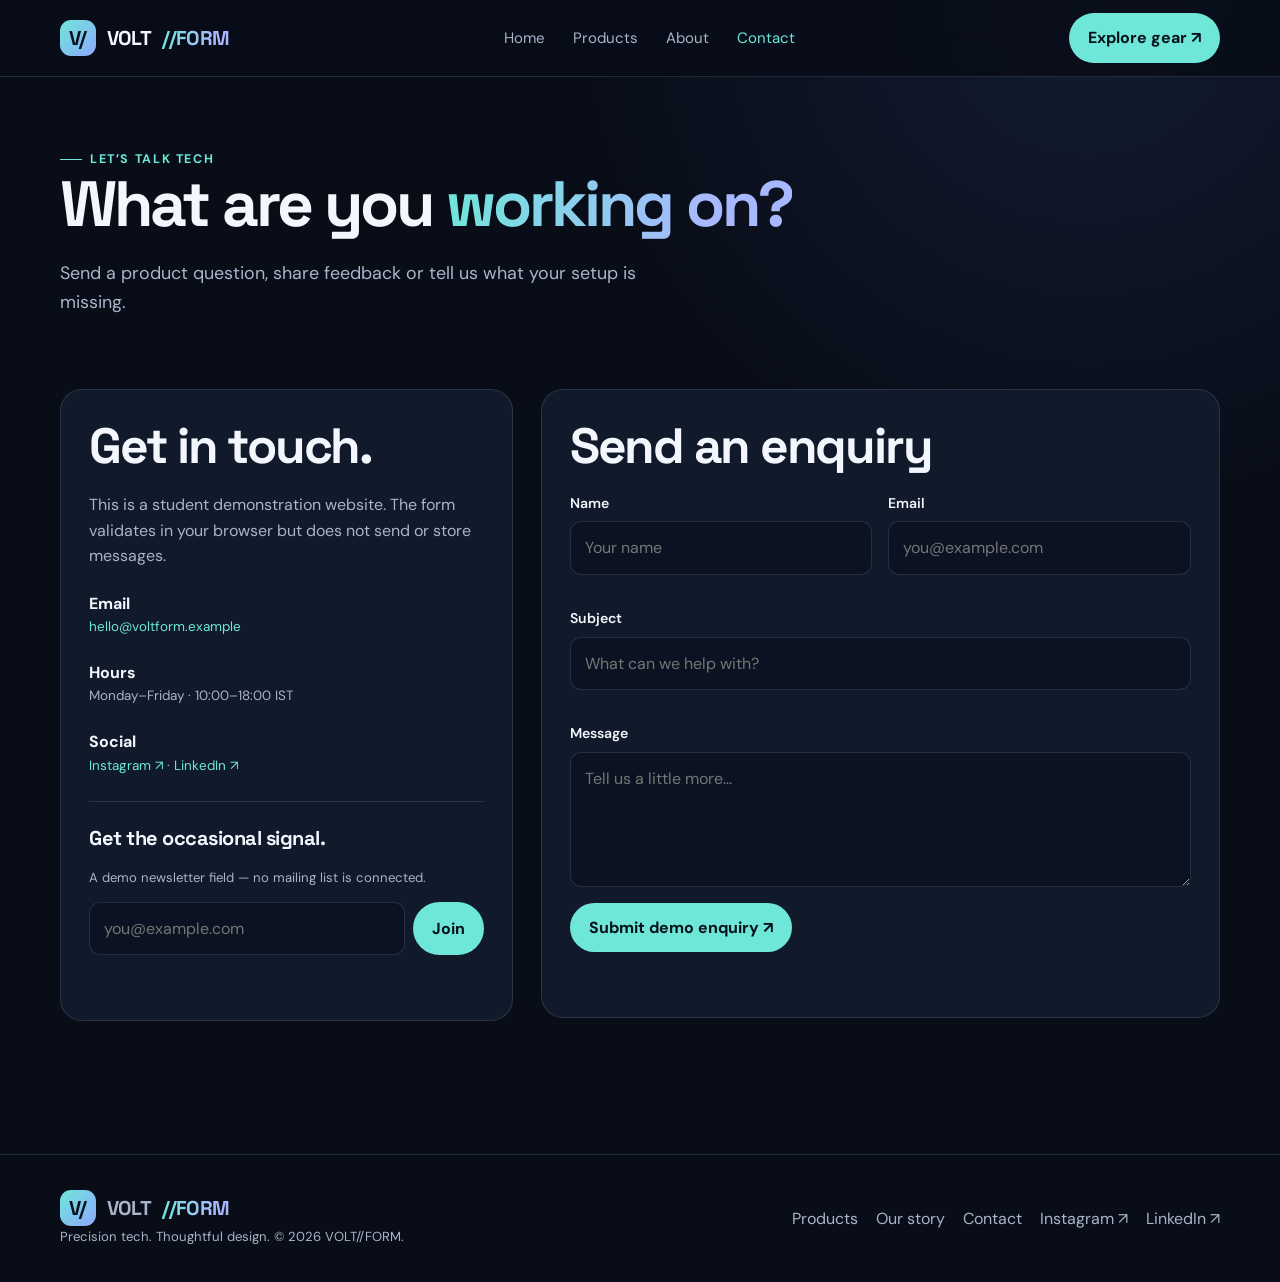
<file: contact.html>
<!doctype html><html lang="en"><head>
  <script async src="https://www.googletagmanager.com/gtm.js?id=GTM-MCFXR5LB"></script>
<script>
  window.dataLayer = window.dataLayer || [];
  function gtag(){dataLayer.push(arguments);}
  gtag('js', new Date());
</script>
  <meta charset="utf-8"><meta name="viewport" content="width=device-width, initial-scale=1"><meta name="description" content="Contact VOLT//FORM with a product question or enquiry."><title>Contact | VOLT//FORM</title><link rel="preconnect" href="https://fonts.googleapis.com"><link rel="preconnect" href="https://fonts.gstatic.com" crossorigin><link rel="stylesheet" href="style.css">
  
</head><body><header class="site-header"><div class="container nav-wrap">
<a class="brand" href="index.html"><span class="brand-mark">V/</span> VOLT<span class="gradient-text">//FORM</span></a>
<button class="menu-toggle" aria-label="Toggle navigation" aria-expanded="false">☰</button>
<nav class="nav-links" aria-label="Main navigation">
<a href="index.html" >Home</a>
<a href="products.html" >Products</a>
<a href="about.html" >About</a>
<a href="contact.html" aria-current='page'>Contact</a></nav><a class="nav-cta" href="products.html">Explore gear ↗</a></div></header><main>
<section class="page-intro"><div class="container"><span class="eyebrow">Let’s talk tech</span><h1>What are you <span class="gradient-text">working on?</span></h1><p class="lead">Send a product question, share feedback or tell us what your setup is missing.</p></div></section>
<section class="section" style="padding-top:20px"><div class="container contact-grid"><aside class="contact-panel"><h2>Get in touch.</h2><p class="muted">This is a student demonstration website. The form validates in your browser but does not send or store messages.</p><div class="contact-item"><strong>Email</strong><span><a href="mailto:hello@voltform.example">hello@voltform.example</a></span></div><div class="contact-item"><strong>Hours</strong><span>Monday–Friday · 10:00–18:00 IST</span></div><div class="contact-item"><strong>Social</strong><span><a href="https://www.instagram.com/" target="_blank" rel="noopener">Instagram ↗</a> · <a href="https://www.linkedin.com/" target="_blank" rel="noopener">LinkedIn ↗</a></span></div><hr style="border:0;border-top:1px solid var(--line);margin:25px 0"><h3>Get the occasional signal.</h3><p class="muted small">A demo newsletter field — no mailing list is connected.</p><form id="newsletter-form"><div class="newsletter"><label class="hidden" for="newsletter-email">Email address</label><input id="newsletter-email" type="email" placeholder="you@example.com" required><button class="btn" type="submit">Join</button></div><p class="form-message" id="newsletter-message" aria-live="polite"></p></form></aside>
<section class="form-panel"><h2>Send an enquiry</h2><form id="contact-form"><div class="form-grid"><div class="field"><label for="name">Name</label><input id="name" name="name" autocomplete="name" required minlength="2" placeholder="Your name"></div><div class="field"><label for="email">Email</label><input id="email" name="email" type="email" autocomplete="email" required placeholder="you@example.com"></div><div class="field full"><label for="subject">Subject</label><input id="subject" name="subject" required placeholder="What can we help with?"></div><div class="field full"><label for="message">Message</label><textarea id="message" name="message" required minlength="10" placeholder="Tell us a little more..."></textarea></div></div><button class="btn" type="submit">Submit demo enquiry ↗</button><p class="form-message" id="contact-message" aria-live="polite"></p></form></section></div></section></main><footer class="site-footer"><div class="container footer-row"><div><a class="brand" href="index.html"><span class="brand-mark">V/</span> VOLT<span class="gradient-text">//FORM</span></a><div class="small">Precision tech. Thoughtful design. © 2026 VOLT//FORM.</div></div><div class="footer-links"><a href="products.html">Products</a><a href="about.html">Our story</a><a href="contact.html">Contact</a><a href="https://www.instagram.com/" target="_blank" rel="noopener">Instagram ↗</a><a href="https://www.linkedin.com/" target="_blank" rel="noopener">LinkedIn ↗</a></div></div></footer><script src="script.js" defer></script></body></html>
</file>
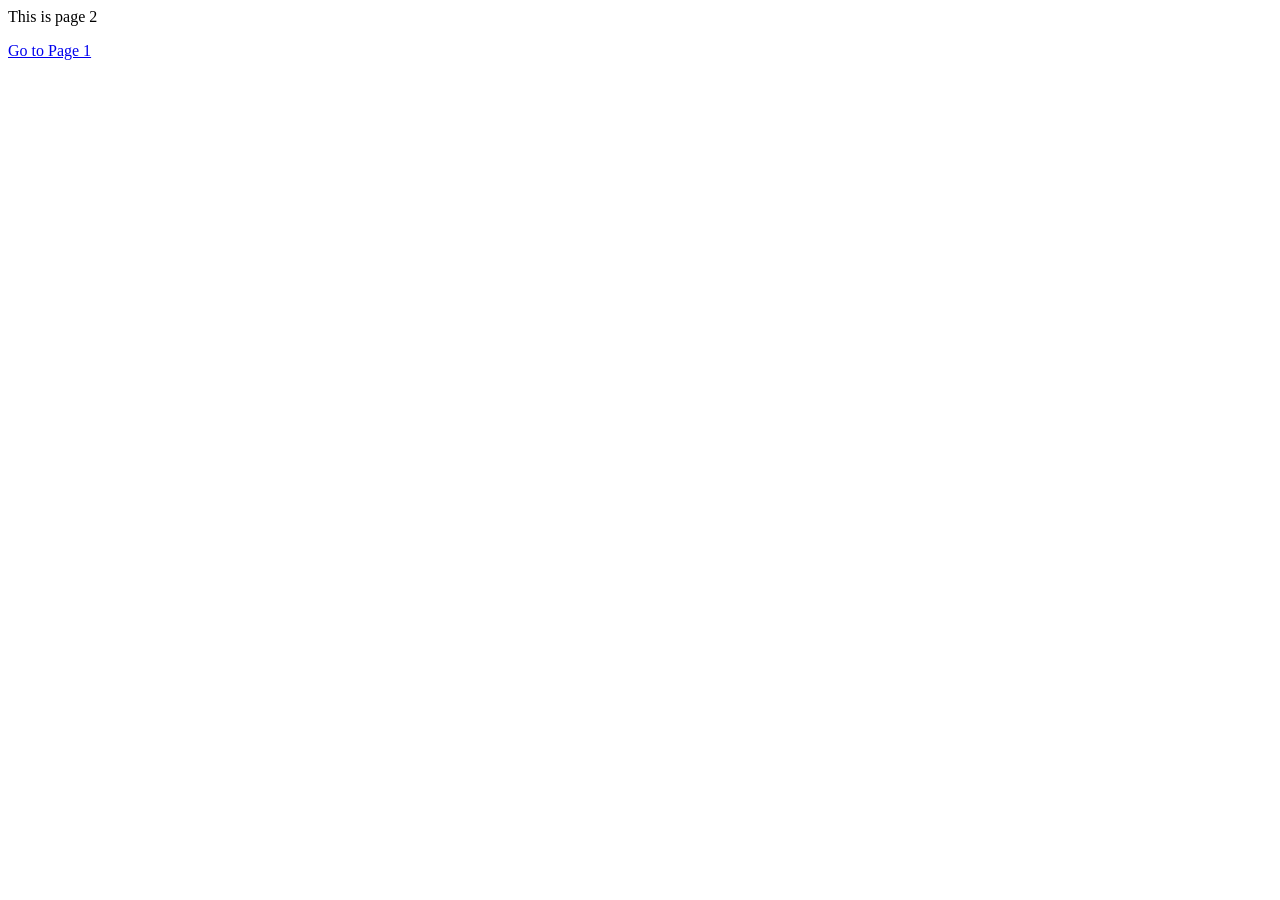
<file: page2.html>
<html>
<head>
<script async src="https://www.googletagmanager.com/gtm.js?id=GTM-MCFXR5LB"></script>
<script>
  window.dataLayer = window.dataLayer || [];
  function gtag(){dataLayer.push(arguments);}
  gtag('js', new Date());
</script>
<title>Page 2</title>
</head>
<body>
<p>This is page 2</p>
<a href="index.html">Go to Page 1</a>
</body>
</html>
</file>
<file: style.css>
@import url('https://fonts.googleapis.com/css2?family=DM+Sans:wght@400;500;600;700&family=Space+Grotesk:wght@500;600;700&display=swap');
:root{--bg:#080d18;--surface:#111a2b;--surface2:#172338;--text:#f3f6fc;--muted:#a8b4c8;--line:rgba(190,210,240,.14);--accent:#6ee7d8;--accent2:#8ea8ff;--ink:#07111b;--radius:20px;--shadow:0 22px 60px rgba(0,0,0,.28)}
*{box-sizing:border-box}html{scroll-behavior:smooth}body{margin:0;background:radial-gradient(circle at 85% 0%,rgba(73,103,180,.16),transparent 30%),var(--bg);color:var(--text);font-family:"DM Sans",sans-serif;line-height:1.6}img{max-width:100%;display:block}a{color:inherit;text-decoration:none}button,input,textarea{font:inherit}.container{width:min(1160px,calc(100% - 40px));margin:auto}.site-header{position:sticky;top:0;z-index:20;background:rgba(8,13,24,.88);backdrop-filter:blur(18px);border-bottom:1px solid var(--line)}.nav-wrap{min-height:76px;display:flex;align-items:center;justify-content:space-between;gap:24px}.brand{display:flex;align-items:center;gap:11px;font:700 1.25rem "Space Grotesk";letter-spacing:-.04em}.brand-mark{display:grid;place-items:center;width:36px;height:36px;border-radius:11px;color:var(--ink);background:linear-gradient(135deg,var(--accent),var(--accent2))}.gradient-text{background:linear-gradient(100deg,var(--accent),#a8b8ff 75%);-webkit-background-clip:text;background-clip:text;color:transparent}.nav-links{display:flex;gap:28px;color:var(--muted);font-size:.94rem}.nav-links a:hover,.nav-links a[aria-current=page]{color:var(--accent)}.nav-cta,.btn{display:inline-flex;align-items:center;justify-content:center;gap:9px;border:0;border-radius:999px;padding:12px 19px;background:var(--accent);color:var(--ink);font-weight:700;cursor:pointer;transition:transform .2s,box-shadow .2s}.nav-cta:hover,.btn:hover{transform:translateY(-2px);box-shadow:0 10px 26px rgba(110,231,216,.2)}.btn.secondary{background:transparent;color:var(--text);border:1px solid var(--line)}.btn.secondary:hover{border-color:var(--accent);color:var(--accent);box-shadow:none}.menu-toggle{display:none;background:var(--surface);color:var(--text);border:1px solid var(--line);border-radius:10px;padding:8px 11px}.hero{padding:76px 0 66px}.hero-grid{display:grid;grid-template-columns:1.05fr .95fr;gap:54px;align-items:center}.eyebrow{display:inline-flex;align-items:center;gap:8px;color:var(--accent);font-size:.78rem;font-weight:700;text-transform:uppercase;letter-spacing:.13em}.eyebrow:before{content:"";width:22px;height:1px;background:var(--accent)}h1,h2,h3{font-family:"Space Grotesk";line-height:1.12;letter-spacing:-.045em;margin:0 0 18px}h1{font-size:clamp(2.8rem,6vw,5.2rem)}h2{font-size:clamp(2rem,4vw,3.1rem)}h3{font-size:1.25rem;letter-spacing:-.025em}.lead{color:var(--muted);font-size:1.12rem;max-width:590px}.hero-actions{display:flex;flex-wrap:wrap;gap:12px;margin-top:28px}.hero-visual{position:relative}.hero-visual img{width:100%;height:470px;object-fit:cover;border-radius:28px;border:1px solid var(--line);box-shadow:var(--shadow)}.float-note{position:absolute;bottom:22px;left:-25px;padding:15px 18px;background:rgba(17,26,43,.95);border:1px solid var(--line);border-radius:15px;box-shadow:var(--shadow)}.float-note strong{display:block;font:600 1.05rem "Space Grotesk"}.float-note span{color:var(--muted);font-size:.82rem}.section{padding:68px 0}.section-head{display:flex;align-items:end;justify-content:space-between;gap:25px;margin-bottom:28px}.section-head p{color:var(--muted);max-width:490px;margin:0}.product-grid{display:grid;grid-template-columns:repeat(3,1fr);gap:20px}.product-card{overflow:hidden;border:1px solid var(--line);border-radius:var(--radius);background:linear-gradient(145deg,rgba(23,35,56,.95),rgba(14,22,37,.95));transition:transform .25s,border-color .25s}.product-card:hover{transform:translateY(-5px);border-color:rgba(110,231,216,.5)}.product-card img{width:100%;height:220px;object-fit:cover;background:var(--surface2)}.product-body{padding:20px}.product-meta{display:flex;justify-content:space-between;align-items:center;gap:10px;margin-bottom:9px}.category{color:var(--accent);font-size:.75rem;font-weight:700;text-transform:uppercase;letter-spacing:.08em}.price{font:700 1.08rem "Space Grotesk";white-space:nowrap}.product-body p,.muted{color:var(--muted)}.product-body p{font-size:.92rem;min-height:48px;margin:8px 0 18px}.card-link{color:var(--accent);font-weight:700}.benefit-grid{display:grid;grid-template-columns:repeat(3,1fr);gap:18px}.benefit,.quote,.stat{background:var(--surface);border:1px solid var(--line);border-radius:var(--radius);padding:25px}.benefit-icon{width:42px;height:42px;display:grid;place-items:center;border-radius:13px;color:var(--accent);background:rgba(110,231,216,.1);font-size:1.25rem;margin-bottom:18px}.banner{padding:42px;display:flex;align-items:center;justify-content:space-between;gap:30px;border:1px solid var(--line);border-radius:26px;background:linear-gradient(110deg,rgba(110,231,216,.13),rgba(142,168,255,.12))}.banner p{color:var(--muted);margin:0}.page-intro{padding:65px 0 35px}.page-intro h1{font-size:clamp(2.5rem,5vw,4.3rem);max-width:800px}.filter-row{display:flex;flex-wrap:wrap;gap:10px;margin:0 0 25px}.filter-btn{border:1px solid var(--line);background:var(--surface);color:var(--muted);padding:9px 15px;border-radius:999px;cursor:pointer}.filter-btn.active,.filter-btn:hover{color:var(--ink);background:var(--accent);border-color:var(--accent)}.story-grid{display:grid;grid-template-columns:1fr 1fr;align-items:center;gap:48px}.story-grid img{height:430px;width:100%;object-fit:cover;border-radius:26px;border:1px solid var(--line)}.stat-row{display:grid;grid-template-columns:repeat(3,1fr);gap:14px;margin-top:28px}.stat{padding:18px}.stat strong{display:block;font:700 1.7rem "Space Grotesk";color:var(--accent)}.stat span{color:var(--muted);font-size:.82rem}.quote-grid{display:grid;grid-template-columns:repeat(2,1fr);gap:18px}.quote p{color:var(--muted)}.contact-grid{display:grid;grid-template-columns:.8fr 1.2fr;gap:28px;align-items:start}.contact-panel,.form-panel{padding:28px;background:var(--surface);border:1px solid var(--line);border-radius:22px}.contact-item{margin:22px 0}.contact-item span{display:block;color:var(--muted);font-size:.84rem}.contact-item a{color:var(--accent)}.form-grid{display:grid;grid-template-columns:1fr 1fr;gap:16px}.field{display:flex;flex-direction:column;gap:7px;margin-bottom:16px}.field.full{grid-column:1/-1}label{font-size:.88rem;font-weight:600}input,textarea{width:100%;padding:13px 14px;color:var(--text);background:#0b1322;border:1px solid var(--line);border-radius:11px;outline:none}input:focus,textarea:focus{border-color:var(--accent);box-shadow:0 0 0 3px rgba(110,231,216,.1)}textarea{min-height:135px;resize:vertical}.form-message{margin:13px 0 0;color:var(--accent);font-size:.9rem;min-height:24px}.newsletter{display:flex;gap:8px;margin-top:12px}.newsletter input{min-width:0}.site-footer{margin-top:65px;border-top:1px solid var(--line);padding:35px 0;color:var(--muted)}.footer-row{display:flex;justify-content:space-between;align-items:center;flex-wrap:wrap;gap:20px}.footer-links{display:flex;gap:18px;flex-wrap:wrap}.footer-links a:hover{color:var(--accent)}.small{font-size:.82rem}.hidden{display:none!important}
@media(max-width:850px){.hero-grid,.story-grid,.contact-grid{grid-template-columns:1fr}.hero{padding-top:55px}.hero-visual img{height:380px}.float-note{left:12px}.product-grid{grid-template-columns:repeat(2,1fr)}}
@media(max-width:620px){.container{width:calc(100% - 28px)}.nav-wrap{min-height:68px}.menu-toggle{display:block}.nav-cta{display:none}.nav-links{display:none;position:absolute;top:68px;left:0;right:0;padding:18px 22px 22px;flex-direction:column;align-items:flex-start;background:#0b1322;border-bottom:1px solid var(--line)}.nav-links.open{display:flex}.hero{padding:45px 0}.hero-visual img{height:300px}.section{padding:48px 0}.section-head,.banner{align-items:flex-start;flex-direction:column}.product-grid,.benefit-grid,.quote-grid{grid-template-columns:1fr}.product-card img{height:230px}.page-intro{padding:45px 0 25px}.story-grid img{height:300px}.stat-row{grid-template-columns:1fr 1fr}.form-grid{grid-template-columns:1fr;gap:0}.field.full{grid-column:auto}.contact-panel,.form-panel{padding:21px}.newsletter{flex-direction:column}}
</file>
